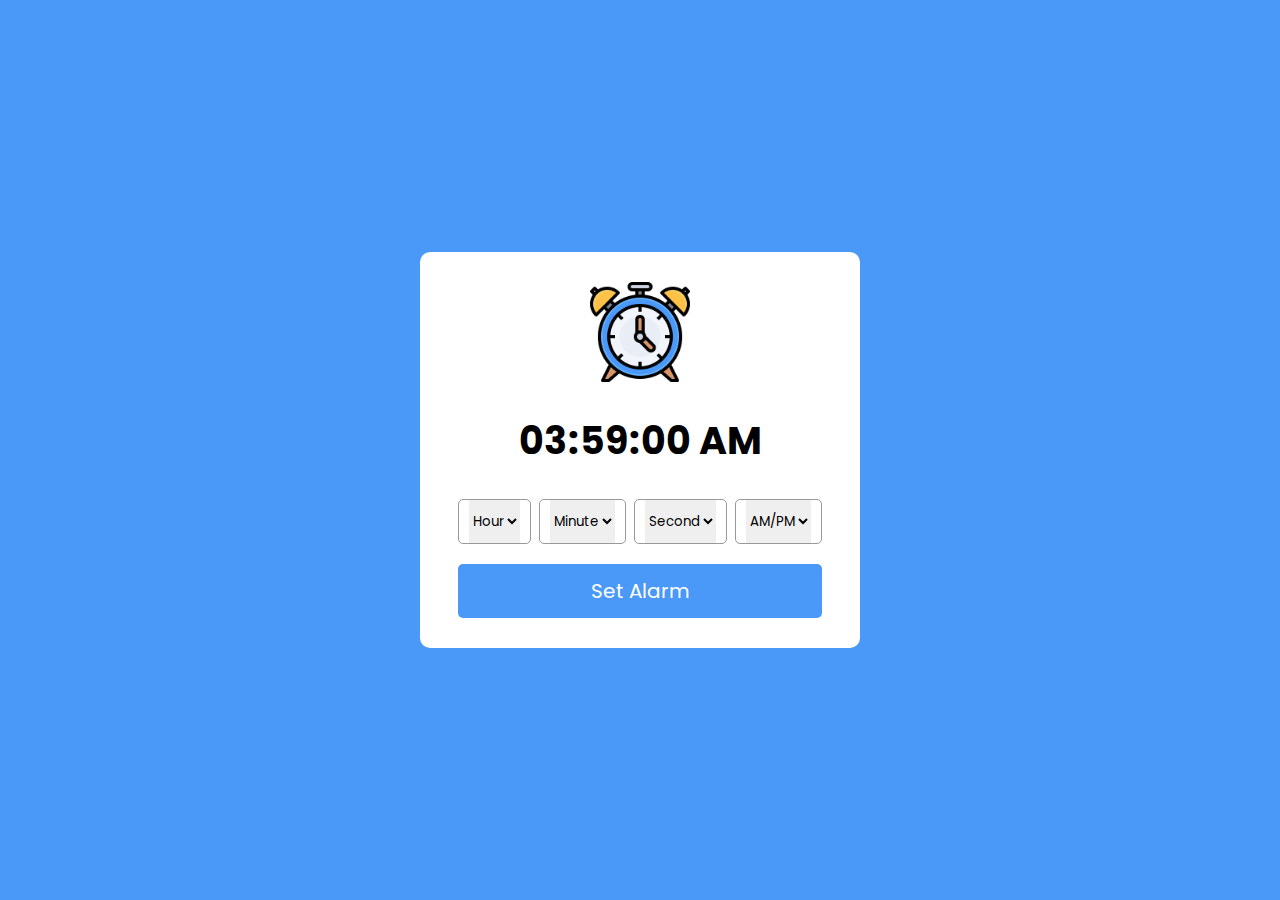
<file: Alarm Clock/index.html>
<!DOCTYPE html>
<html lang="en">

<head>
    <meta charset="UTF-8">
    <meta http-equiv="X-UA-Compatible" content="IE=edge">
    <meta name="viewport" content="width=device-width, initial-scale=1.0">
    <title>Alarm Clock</title>
    <link rel="stylesheet" href="style.css">
</head>

<body>

    <div class="container">
        <img src="./assets/clock.svg" alt="clock">
        <h1>03:59:00 AM</h1>
        <div class="content">
            <div class="column">
                <select>
                    <option value="Hour" selected hidden>Hour</option>
                </select>
            </div>
            <div class="column">
                <select>
                    <option value="Minute" selected hidden>Minute</option>
                </select>
            </div>
            <div class="column">
                <select>
                    <option value="Second" selected hidden>Second</option>
                </select>
            </div>
            <div class="column">
                <select>
                    <option value="AM/PM" selected hidden>AM/PM</option>
                </select>
            </div>
        </div>

        <button>Set Alarm</button>
    </div>


    <script src="script.js"></script>
</body>

</html>
</file>
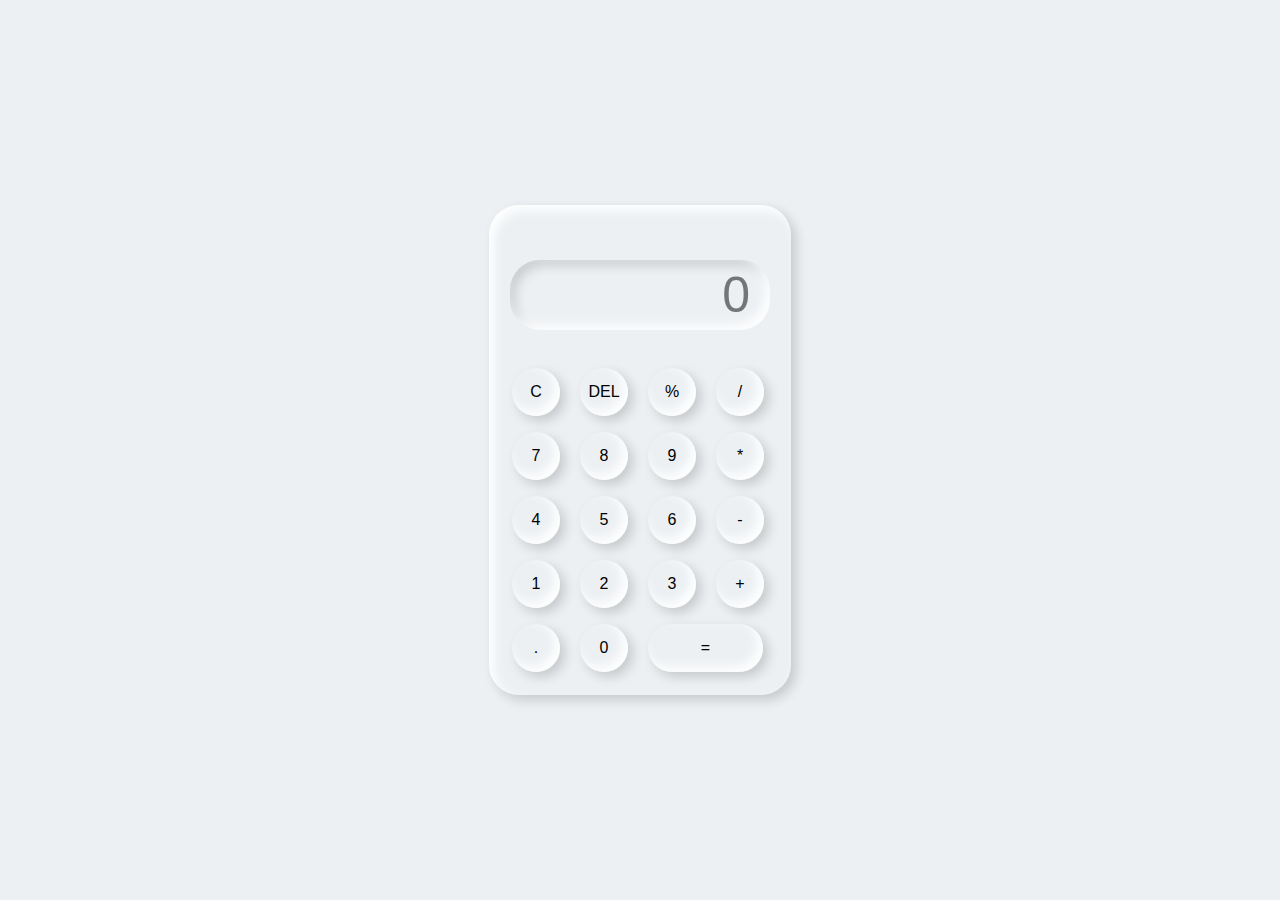
<file: Calculator/index.html>
<!DOCTYPE html>
<html lang="en">

<head>
    <meta charset="UTF-8">
    <meta http-equiv="X-UA-Compatible" content="IE=edge">
    <meta name="viewport" content="width=device-width, initial-scale=1.0">
    <title>Calculator</title>
    <link rel="stylesheet" href="style.css">
</head>

<body>

    <div class="container">
        <div class="calculator">
            <input type="text" placeholder="0" id="outputScreen">
            <button onclick="Clear()">C</button>
            <button onclick="del()">DEL</button>
            <button onclick="display('%')">%</button>
            <button onclick="display('/')">/</button>
            <button onclick="display('7')">7</button>
            <button onclick="display('8')">8</button>
            <button onclick="display('9')">9</button>
            <button onclick="display('*')">*</button>
            <button onclick="display('4')">4</button>
            <button onclick="display('5')">5</button>
            <button onclick="display('6')">6</button>
            <button onclick="display('-')">-</button>
            <button onclick="display('1')">1</button>
            <button onclick="display('2')">2</button>
            <button onclick="display('3')">3</button>
            <button onclick="display('+')">+</button>
            <button onclick="display('.')">.</button>
            <button onclick="display('0')">0</button>
            <button onclick="calculate()" class="equal">=</button>
        </div>
    </div>
    <script src="script.js"></script>
</body>

</html>
</file>
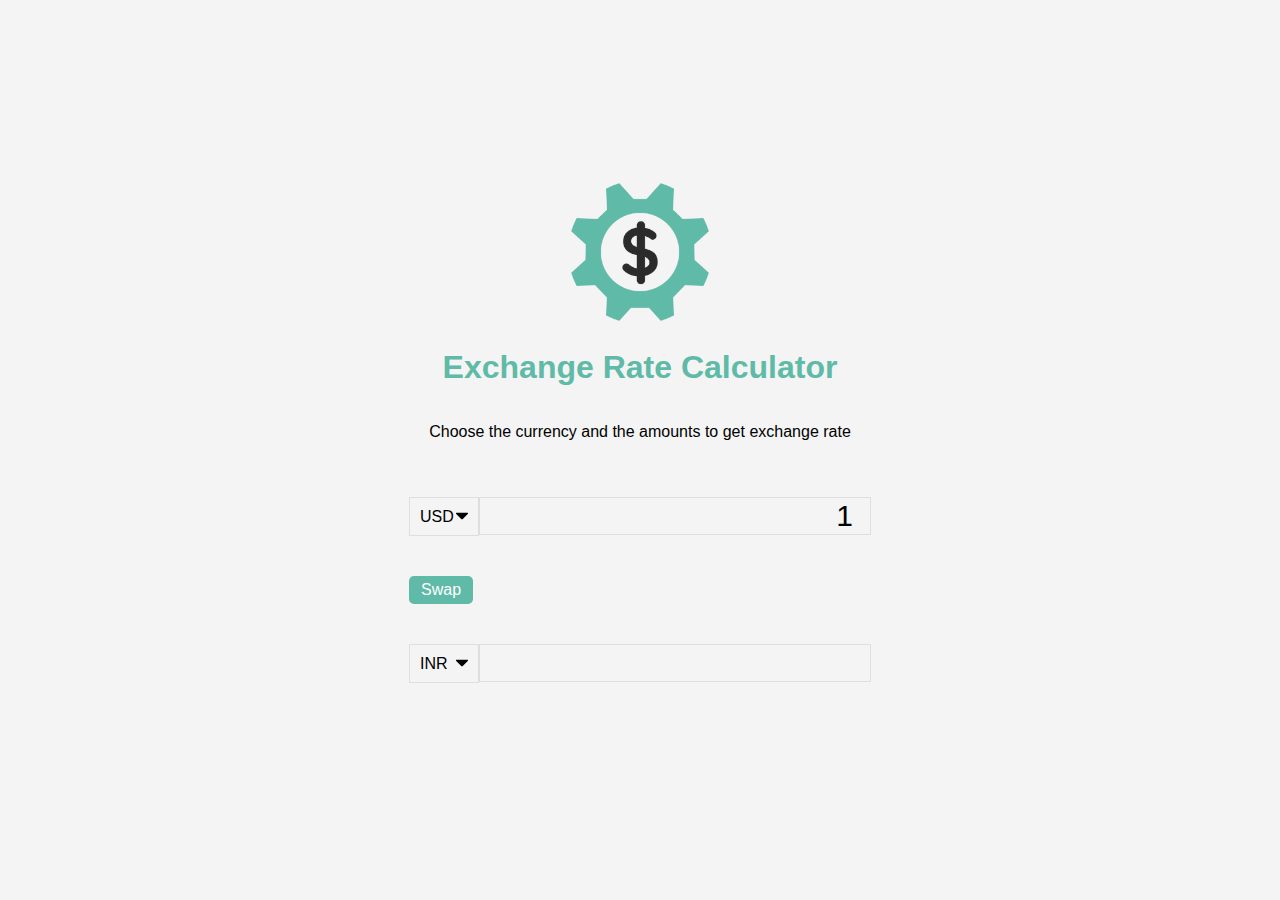
<file: Exchange rate/index.html>
<!DOCTYPE html>
<html lang="en">

<head>
    <meta charset="UTF-8">
    <meta http-equiv="X-UA-Compatible" content="IE=edge">
    <meta name="viewport" content="width=device-width, initial-scale=1.0">
    <title>Exchange Rate Calculator</title>
    <link rel="stylesheet" href="style.css">
</head>

<body>
    <img src="./assets/money.png" alt="money-img">
    <h1>Exchange Rate Calculator</h1>
    <p>Choose the currency and the amounts to get exchange rate</p>


    <div class="container">
        <div class="currency">
            <select id="currency1">
                <option value="AED">AED</option>
                <option value="ARS">ARS</option>
                <option value="AUD">AUD</option>
                <option value="BGN">BGN</option>
                <option value="BRL">BRL</option>
                <option value="BSD">BSD</option>
                <option value="CAD">CAD</option>
                <option value="CHF">CHF</option>
                <option value="CLP">CLP</option>
                <option value="CNY">CNY</option>
                <option value="COP">COP</option>
                <option value="CZK">CZK</option>
                <option value="DKK">DKK</option>
                <option value="DOP">DOP</option>
                <option value="EGP">EGP</option>
                <option value="EUR">EUR</option>
                <option value="FJD">FJD</option>
                <option value="GBP">GBP</option>
                <option value="GTQ">GTQ</option>
                <option value="HKD">HKD</option>
                <option value="HRK">HRK</option>
                <option value="HUF">HUF</option>
                <option value="IDR">IDR</option>
                <option value="ILS">ILS</option>
                <option value="INR">INR</option>
                <option value="ISK">ISK</option>
                <option value="JPY">JPY</option>
                <option value="KRW">KRW</option>
                <option value="KZT">KZT</option>
                <option value="MXN">MXN</option>
                <option value="MYR">MYR</option>
                <option value="NOK">NOK</option>
                <option value="NZD">NZD</option>
                <option value="PAB">PAB</option>
                <option value="PEN">PEN</option>
                <option value="PHP">PHP</option>
                <option value="PKR">PKR</option>
                <option value="PLN">PLN</option>
                <option value="PYG">PYG</option>
                <option value="RON">RON</option>
                <option value="RUB">RUB</option>
                <option value="SAR">SAR</option>
                <option value="SEK">SEK</option>
                <option value="SGD">SGD</option>
                <option value="THB">THB</option>
                <option value="TRY">TRY</option>
                <option value="TWD">TWD</option>
                <option value="UAH">UAH</option>
                <option value="USD" selected>USD</option>
                <option value="UYU">UYU</option>
                <option value="VND">VND</option>
                <option value="ZAR">ZAR</option>
            </select>
            <input type="number" id="amount1" placeholder="0" value="1">
        </div>


        <div class="swap-container">
            <button class="btn" id="swap">Swap</button>
            <div class="rate" id="rate"></div>
        </div>

        <div class="currency">
            <select id="currency2">
                <option value="AED">AED</option>
                <option value="ARS">ARS</option>
                <option value="AUD">AUD</option>
                <option value="BGN">BGN</option>
                <option value="BRL">BRL</option>
                <option value="BSD">BSD</option>
                <option value="CAD">CAD</option>
                <option value="CHF">CHF</option>
                <option value="CLP">CLP</option>
                <option value="CNY">CNY</option>
                <option value="COP">COP</option>
                <option value="CZK">CZK</option>
                <option value="DKK">DKK</option>
                <option value="DOP">DOP</option>
                <option value="EGP">EGP</option>
                <option value="EUR">EUR</option>
                <option value="FJD">FJD</option>
                <option value="GBP">GBP</option>
                <option value="GTQ">GTQ</option>
                <option value="HKD">HKD</option>
                <option value="HRK">HRK</option>
                <option value="HUF">HUF</option>
                <option value="IDR">IDR</option>
                <option value="ILS">ILS</option>
                <option value="INR" selected>INR</option>
                <option value="ISK">ISK</option>
                <option value="JPY">JPY</option>
                <option value="KRW">KRW</option>
                <option value="KZT">KZT</option>
                <option value="MXN">MXN</option>
                <option value="MYR">MYR</option>
                <option value="NOK">NOK</option>
                <option value="NZD">NZD</option>
                <option value="PAB">PAB</option>
                <option value="PEN">PEN</option>
                <option value="PHP">PHP</option>
                <option value="PKR">PKR</option>
                <option value="PLN">PLN</option>
                <option value="PYG">PYG</option>
                <option value="RON">RON</option>
                <option value="RUB">RUB</option>
                <option value="SAR">SAR</option>
                <option value="SEK">SEK</option>
                <option value="SGD">SGD</option>
                <option value="THB">THB</option>
                <option value="TRY">TRY</option>
                <option value="TWD">TWD</option>
                <option value="UAH">UAH</option>
                <option value="USD">USD</option>
                <option value="UYU">UYU</option>
                <option value="VND">VND</option>
                <option value="ZAR">ZAR</option>
            </select>
            <input type="number" id="amount2">
        </div>

    </div>


    <script src="script.js"></script>
</body>

</html>
</file>
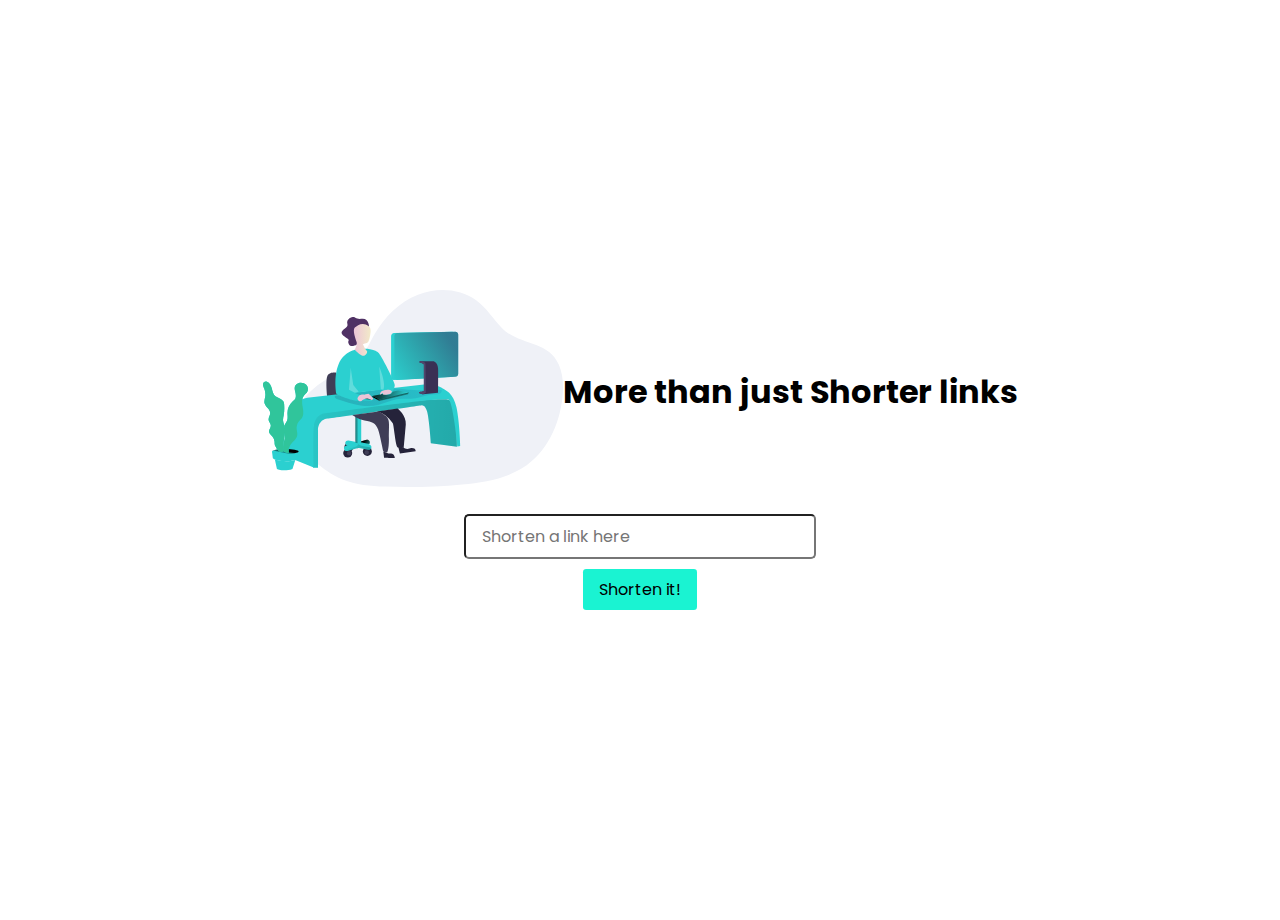
<file: URL Shortener/index.html>
<!DOCTYPE html>
<html lang="en">

<head>
    <meta charset="UTF-8">
    <meta http-equiv="X-UA-Compatible" content="IE=edge">
    <meta name="viewport" content="width=device-width, initial-scale=1.0">
    <title>Hit.ly</title>
    <link rel="stylesheet" href="style.css">
</head>

<body>

    <div class="container">

        <div class="hero">
            <div class="image">
                <img src="./images/illustration-working.svg" alt="image">
            </div>

            <div class="text">
                <h1>More than just Shorter links</h1>
            </div>
        </div>


        <div class="link-input">
            <form class="input-container">
                <input type="text" placeholder="Shorten a link here" required/>
                <button type="submit" class="input-btn">Shorten it!</button>
            </form>
        </div>

        <div class="result" id="result">

        </div>

    </div>

    <script src="script.js"></script>

</body>

</html>
</file>
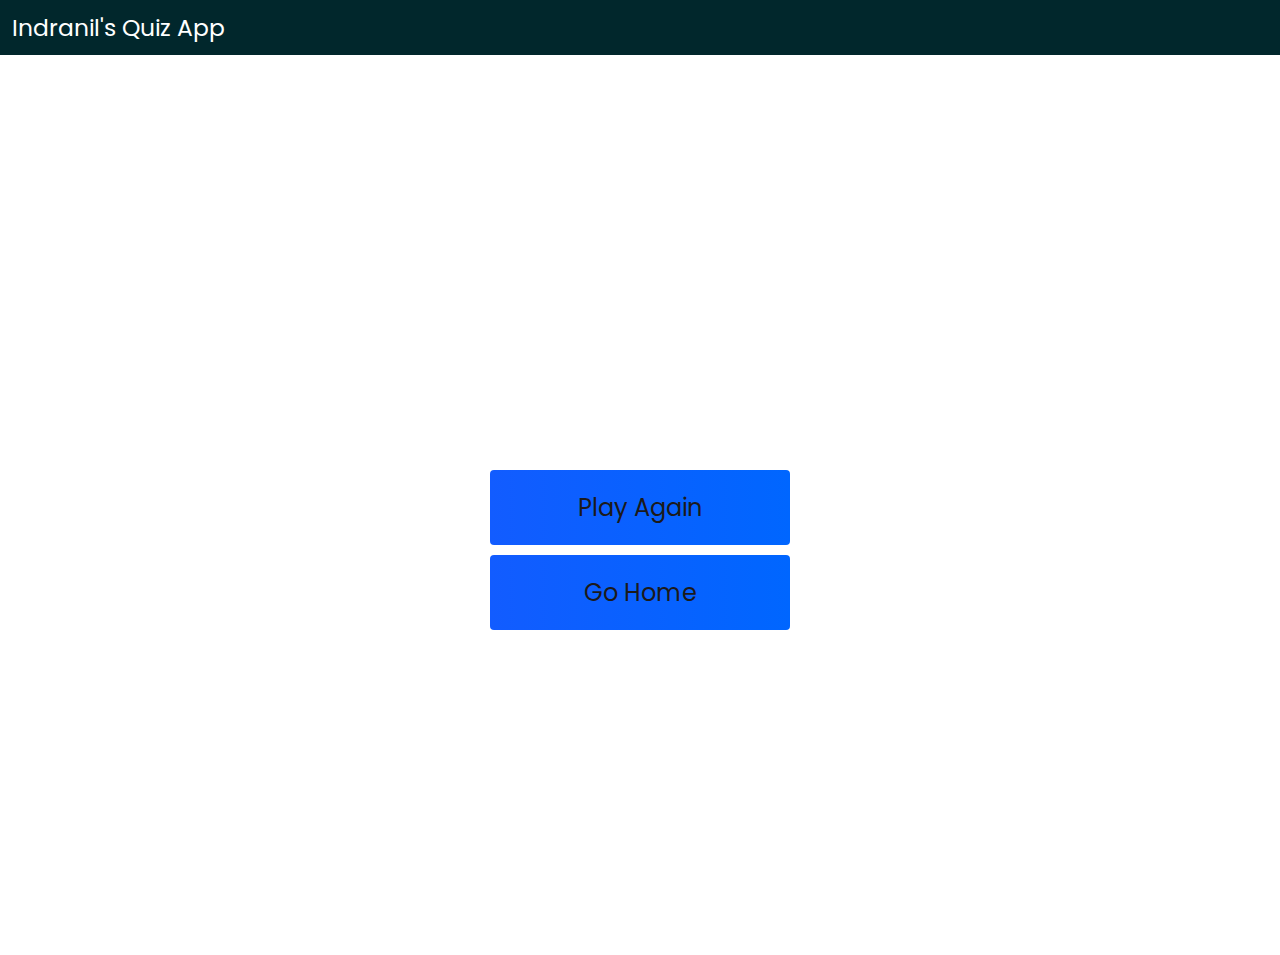
<file: quiz-app/end.html>
<!DOCTYPE html>
<html lang="en">

<head>
    <meta charset="UTF-8">
    <meta name="viewport" content="width=device-width, initial-scale=1.0">
    <title>Score</title>
    <link rel="stylesheet" href="style.css">
</head>

<body>

    <nav>
        <ul>
            <li>Indranil's Quiz App</li>
        </ul>
    </nav>
    <div class="container">
        <div id="end" class="flex-center flex-column">
            <h1 id="finalScore">0</h1>
            <a href="game.html" class="btn">Play Again</a>
            <a href="index.html" class="btn">Go Home</i></a>
        </div>
    </div>
    <script src="end.js"></script>
</body>

</html>
</file>
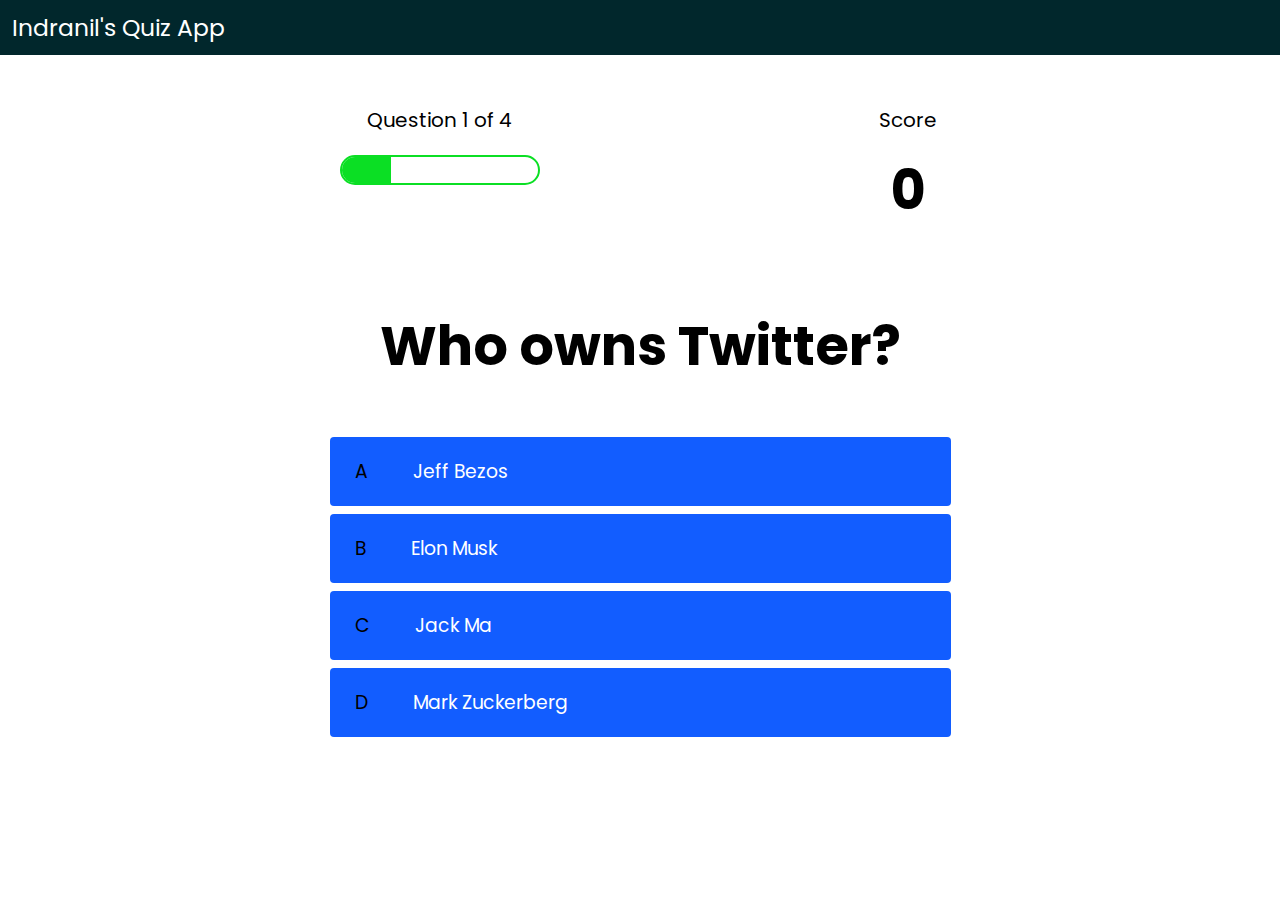
<file: quiz-app/game.html>
<!DOCTYPE html>
<html lang="en">

<head>
    <meta charset="UTF-8">
    <meta http-equiv="X-UA-Compatible" content="IE=edge">
    <meta name="viewport" content="width=device-width, initial-scale=1.0">
    <title>Quiz Page</title>
    <link rel="stylesheet" href="style.css">
    <link rel="stylesheet" href="game.css">
</head>

<body>

    <nav>
        <ul>
            <li>Indranil's Quiz App</li>
        </ul>
    </nav>

    <div class="container">
        <div id="game" class="justify-center flex-column">
            <div id="hud">
                <div class="hud-item">
                    <p id="progressText" class="hud-prefix">Question</p>
                    <div id="progressBar">
                        <div id="progressBarFull"></div>
                    </div>
                </div>

                <div class="hud-item">
                    <p class="hud-prefix">Score</p>
                    <h1 class="hud-main-text" id="score">0</h1>
                </div>
            </div>

            <h1 id="question">Lorem ipsum dolor sit amet.</h1>

            <div class="choice-container">
                <p class="choice-prefix">A</p>
                <p class="choice-text" data-number="1">Lorem, ipsum.</p>
            </div>

            <div class="choice-container">
                <p class="choice-prefix">B</p>
                <p class="choice-text" data-number="2">Lorem, ipsum.</p>
            </div>

            <div class="choice-container">
                <p class="choice-prefix">C</p>
                <p class="choice-text" data-number="3">Lorem, ipsum.</p>
            </div>

            <div class="choice-container">
                <p class="choice-prefix">D</p>
                <p class="choice-text" data-number="4">Lorem, ipsum.</p>
            </div>

        </div>
    </div>

    <script src="game.js"></script>
</body>

</html>
</file>
<file: Alarm Clock/style.css>
@import url("https://fonts.googleapis.com/css2?family=Poppins:wght@400;700&display=swap");
* {
    margin: 0;
    padding: 0;
    box-sizing: border-box;
    font-family: 'Poppins', sans-serif;
}

body,
.container,
.content {
    display: flex;
    align-items: center;
    justify-content: center;
}

body {
    min-height: 100vh;
    background: #4a98f7;
}

.container {
    width: 440px;
    background-color: #fff;
    border-radius: 10px;
    flex-direction: column;
    padding: 30px 38px;
}

.container img {
    max-width: 100px;
}

.container h1 {
    font-size: 38px;
    font-weight: 700;
    margin: 30px 0;
}

.container .content {
    width: 100%;
    justify-content: space-between;
    gap: 5px;
}

.container .content.disable {
    opacity: 0.6;
    pointer-events: none;
}

.content .column {
    border-radius: 5px;
    padding: 0 10px;
    border: 1px solid #999;
    width: calc(100% / 4- 5px);
}

.column select {
    outline: none;
    border: none;
    height: 43px;
    width: 100%;
}

.container button {
    width: 100%;
    outline: none;
    border: none;
    cursor: pointer;
    color: #fff;
    margin-top: 20px;
    font-size: 20px;
    background: #4a98f7;
    padding: 12px 0;
    border-radius: 5px;
}
</file>
<file: Calculator/style.css>
:root {
    --bg-color: #ecf0f3;
}

* {
    margin: 0;
    padding: 0;
    box-sizing: border-box;
    background-color: var(--bg-color);
    font-family: sans-serif;
    outline: none;
}

.container {
    height: 100vh;
    display: flex;
    justify-content: center;
    align-items: center;
}

.calculator {
    background-color: var(--bg-color);
    padding: 15px;
    border-radius: 30px;
    display: grid;
    grid-template-columns: repeat(4, 68px);
    box-shadow: inset 5px 5px 12px #ffffff, 5px 5px 12px rgba(0, 0, 0, 0.16);
}

input {
    grid-column: span 4;
    height: 70px;
    width: 260px;
    background-color: var(--bg-color);
    box-shadow: inset -5px -5px 12px #ffffff, inset 5px 5px 12px rgba(0, 0, 0, 0.16);
    border: none;
    border-radius: 30px;
    color: rgba(70, 70, 70);
    font-size: 50px;
    text-align: end;
    margin: auto;
    margin-top: 40px;
    margin-bottom: 30px;
    padding: 20px;
}

button {
    border: none;
    border-radius: 50%;
    height: 48px;
    width: 48px;
    box-shadow: inset -5px -5px 12px #ffffff, 5px 5px 12px rgba(0, 0, 0, 0.16);
    margin: 8px;
    font-size: 16px;
    cursor: pointer;
}

.equal {
    width: 115px;
    border-radius: 40px;
    background-color: var(--bg-color);
    box-shadow: inset -5px -5px 12px #ffffff, 5px 5px 12px rgba(0, 0, 0, 0.16);
}

@media(width<600px) {
    .container {
        width: 300px;
        height: 100vh;
        justify-content: center;
        justify-items: center;
        align-items: center;
        margin: auto;
    }
}
</file>
<file: Exchange rate/style.css>
:root {
    --primary-color: #5fbaa7;
}

* {
    box-sizing: border-box;
}

body {
    background-color: #f4f4f4;
    font-family: Arial, Helvetica, sans-serif;
    display: flex;
    flex-direction: column;
    align-items: center;
    justify-content: center;
    height: 100vh;
    margin: 0;
    padding: 20px;
}

h1 {
    color: var(--primary-color);
}

p {
    text-align: center;
}

.btn {
    background-color: var(--primary-color);
    color: #fff;
    cursor: pointer;
    border-radius: 5px;
    font-size: 16px;
    padding: 5px 12px;
    border: none;
}

.btn:hover {
    background-color: #256d5d;
    transform: scale(1.03);
}

img {
    width: 150px;
}

.currency {
    padding: 40px 0;
    display: flex;
    align-items: center;
    justify-content: space-between;
}

.currency select {
    padding: 10px 20px 10px 10px;
    appearance: none;
    border: 1px solid #dedede;
    font-size: 16px;
    background: transparent;
    background-image: url('data:image/svg+xml;charset=US-ASCII,%3Csvg%20xmlns%3D%22http%3A%2F%2Fwww.w3.org%2F2000%2Fsvg%22%20width%3D%22292.4%22%20height%3D%22292.4%22%3E%3Cpath%20fill%3D%22%20000002%22%20d%3D%22M287%2069.4a17.6%2017.6%200%200%200-13-5.4H18.4c-5%200-9.3%201.8-12.9%205.4A17.6%2017.6%200%200%200%200%2082.2c0%205%201.8%209.3%205.4%2012.9l128%20127.9c3.6%203.6%207.8%205.4%2012.8%205.4s9.2-1.8%2012.8-5.4L287%2095c3.5-3.5%205.4-7.8%205.4-12.8%200-5-1.9-9.2-5.5-12.8z%22%2F%3E%3C%2Fsvg%3E');
    background-position: right 10px top 50%, 0, 0;
    background-size: 12px auto, 100%;
    background-repeat: no-repeat;
}

.currency input {
    border: 0;
    border: 1px solid #dedede;
    background: transparent;
    font-size: 30px;
    text-align: right;
}

.swap-container {
    display: flex;
    align-items: center;
    justify-content: space-between;
}

.rate {
    color: var(--primary-color);
    font-size: 14px;
    padding: 0 10px;
}

@media (maz-width: 600px) {
    .currency input {
        width: 200px;
    }
}
</file>
<file: URL Shortener/style.css>
@import url("https://fonts.googleapis.com/css2?family=Poppins:wght@400;700&display=swap");
* {
    margin: 0;
    padding: 0;
    box-sizing: border-box;
    font-family: 'Poppins', sans-serif;
}

.container {
    display: flex;
    flex-direction: column;
    flex-wrap: wrap;
    align-items: center;
    justify-content: center;
    margin: 10px;
    padding: 10px;
    height: 100vh;
    gap: 20px;
}

.hero {
    display: flex;
    flex-direction: row;
    align-items: center;
    justify-content: center;
    flex-wrap: wrap-reverse;
}

.text {
    text-align: center;
}

img {
    width: 300px;
}

.input-container {
    display: flex;
    align-items: center;
    justify-items: center;
    flex-direction: column;
    gap: 10px;
}

.input-container input {
    padding: 0.5rem 1rem;
    border-radius: 5px;
    width: min(100%, 40rem);
    font-size: 1rem;
}

.result .item {
    display: flex;
    justify-content: space-between;
    align-items: center;
    flex-direction: column;
    margin-inline: auto;
}

.input-container button,
.newUrl-btn {
    padding: 0.5rem 1rem;
    border-radius: 0.2rem;
    font-size: 1rem;
    text-align: center;
    background-color: rgb(26, 243, 210);
    cursor: pointer;
    outline: none;
    border: none;
}

.input-container button:hover,
.newUrl-btn:hover {
    background-color: rgb(45, 210, 185);
    transform: scale(1.03);
}
</file>
<file: quiz-app/style.css>
@import url('https://fonts.googleapis.com/css2?family=Poppins&display=swap');
* {
    box-sizing: border-box;
    margin: 0;
    padding: 0;
    font-size: 62.5%;
    font-family: 'Poppins', sans-serif;
}

nav {
    background-color: rgb(1, 39, 44);
    color: white;
    height: 55px;
    font-size: 60px;
    display: flex;
    align-items: center;
    padding: 0 12px;
}

nav ul {
    list-style-type: none;
}

h1 {
    font-size: 5.4rem;
    color: rgb(0, 0, 0);
    margin: 5rem;
}

h2 {
    font-size: 4.7rem;
    margin: 4rem;
}

.container {
    width: 100vw;
    height: 100vh;
    display: flex;
    justify-content: center;
    align-items: center;
    max-width: 80rem;
    margin: 0 auto;
    padding: 2rem;
}

.flex-column {
    display: flex;
    flex-direction: column;
}

.flex-center {
    justify-content: center;
    align-items: center;
}

.justify-center {
    justify-content: center;
}

.text-center {
    text-align: center;
}

.hidden {
    display: none;
}

.btn {
    font-size: 2.4rem;
    padding: 2rem 0;
    width: 30rem;
    text-align: center;
    margin-bottom: 1rem;
    text-decoration: none;
    color: rgb(28, 26, 26);
    background: linear-gradient(90deg, rgb(18, 92, 255) 0%, rgb(0, 102, 255) 100%);
    border-radius: 4px;
}

.btn:hover {
    cursor: pointer;
    box-shadow: 0 0.4rem 1.4rem 0 rgba(8, 114, 244, 0.5);
    transition: transform 150ms;
    transform: scale(1.03);
}

.btn[disabled]:hover {
    cursor: none;
    box-shadow: none;
    transform: none;
}

@media(width<600px) {
    h1 {
        font-size: 4rem;
    }
}
</file>
<file: quiz-app/game.css>
body {
    color: #fff;
}

.container {
    height: auto;
}

.choice-container {
    display: flex;
    margin-bottom: 0.8rem;
    width: 100%;
    border-radius: 4px;
    background: rgb(18, 93, 255);
    font-size: 3rem;
    min-width: 60rem;
}

.choice-container:hover {
    cursor: pointer;
    box-shadow: 0 0.4rem 1.4rem 0 rgba(6, 103, 247, 0.5);
    transform: scale(1.02);
    transform: transform 100ms;
}

.choice-prefix {
    padding: 2rem 2.5rem;
    color: rgb(0, 0, 0);
}

.choice-text {
    padding: 2rem;
    width: 100%;
}

.correct {
    background: linear-gradient(32deg, rgba(11, 223, 36) 0%, rgb(41, 232, 111) 100%);
}

.incorrect {
    background: linear-gradient(32deg, rgba(230, 29, 29, 1) 0%, rgb(224, 11, 11, 1) 100%);
}


/* Heads up Display */

#hud {
    display: flex;
    justify-content: space-between;
    margin-top: 20px;
    padding: 10px;
    color: black;
}

.hud-prefix {
    text-align: center;
    font-size: 2rem;
}

.hud-main-text {
    text-align: center;
    margin: 15px;
}

#progressBar {
    width: 20rem;
    height: 3rem;
    border: 0.2rem solid rgb(11, 223, 36);
    margin-top: 2rem;
    border-radius: 50px;
    overflow: hidden;
}

#progressBarFull {
    height: 100%;
    background: rgb(11, 223, 36);
    width: 0%;
}

@media screen and (max-width: 950px) {
    .choice-container {
        min-width: 60rem;
    }
}

@media screen and (max-width: 750px) {
    .choice-container {
        min-width: 30rem;
    }
}

@media screen and (max-width: 550px) {
    .choice-container {
        min-width: 20rem;
    }
}
</file>
